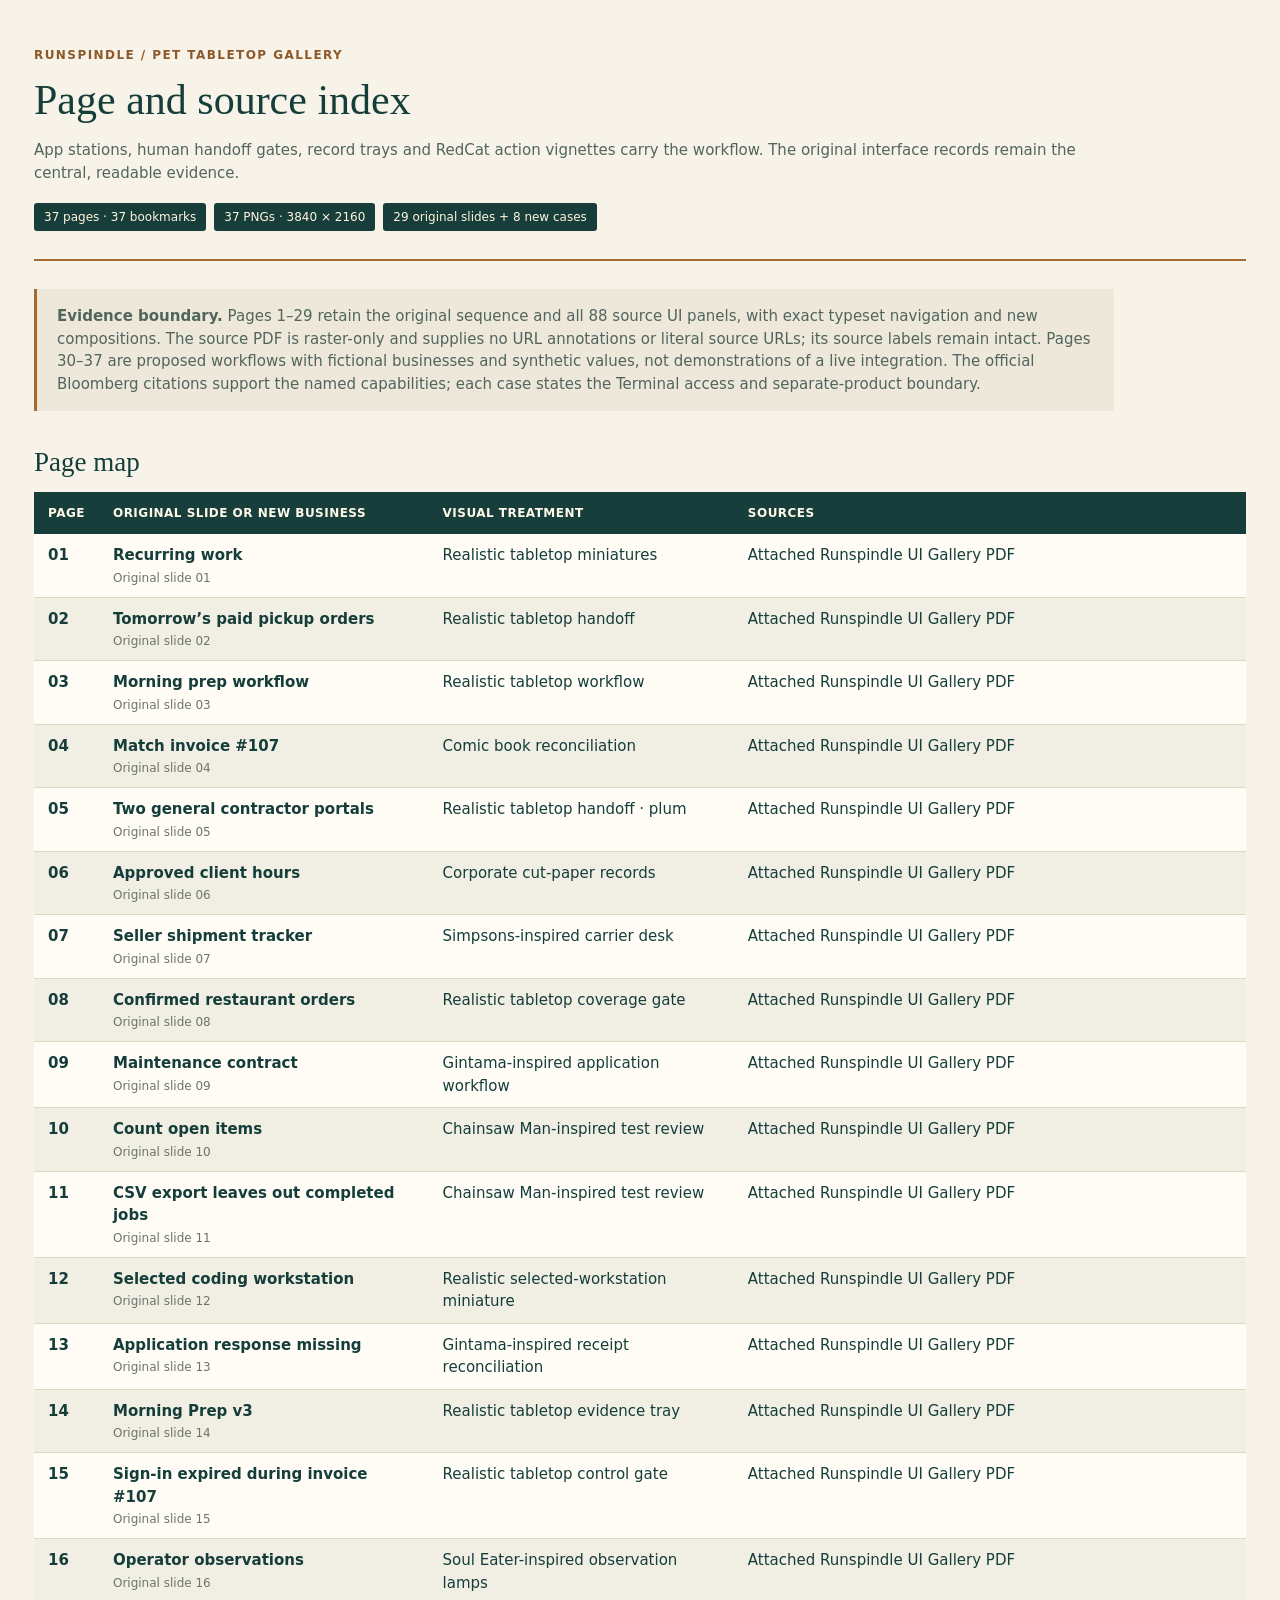
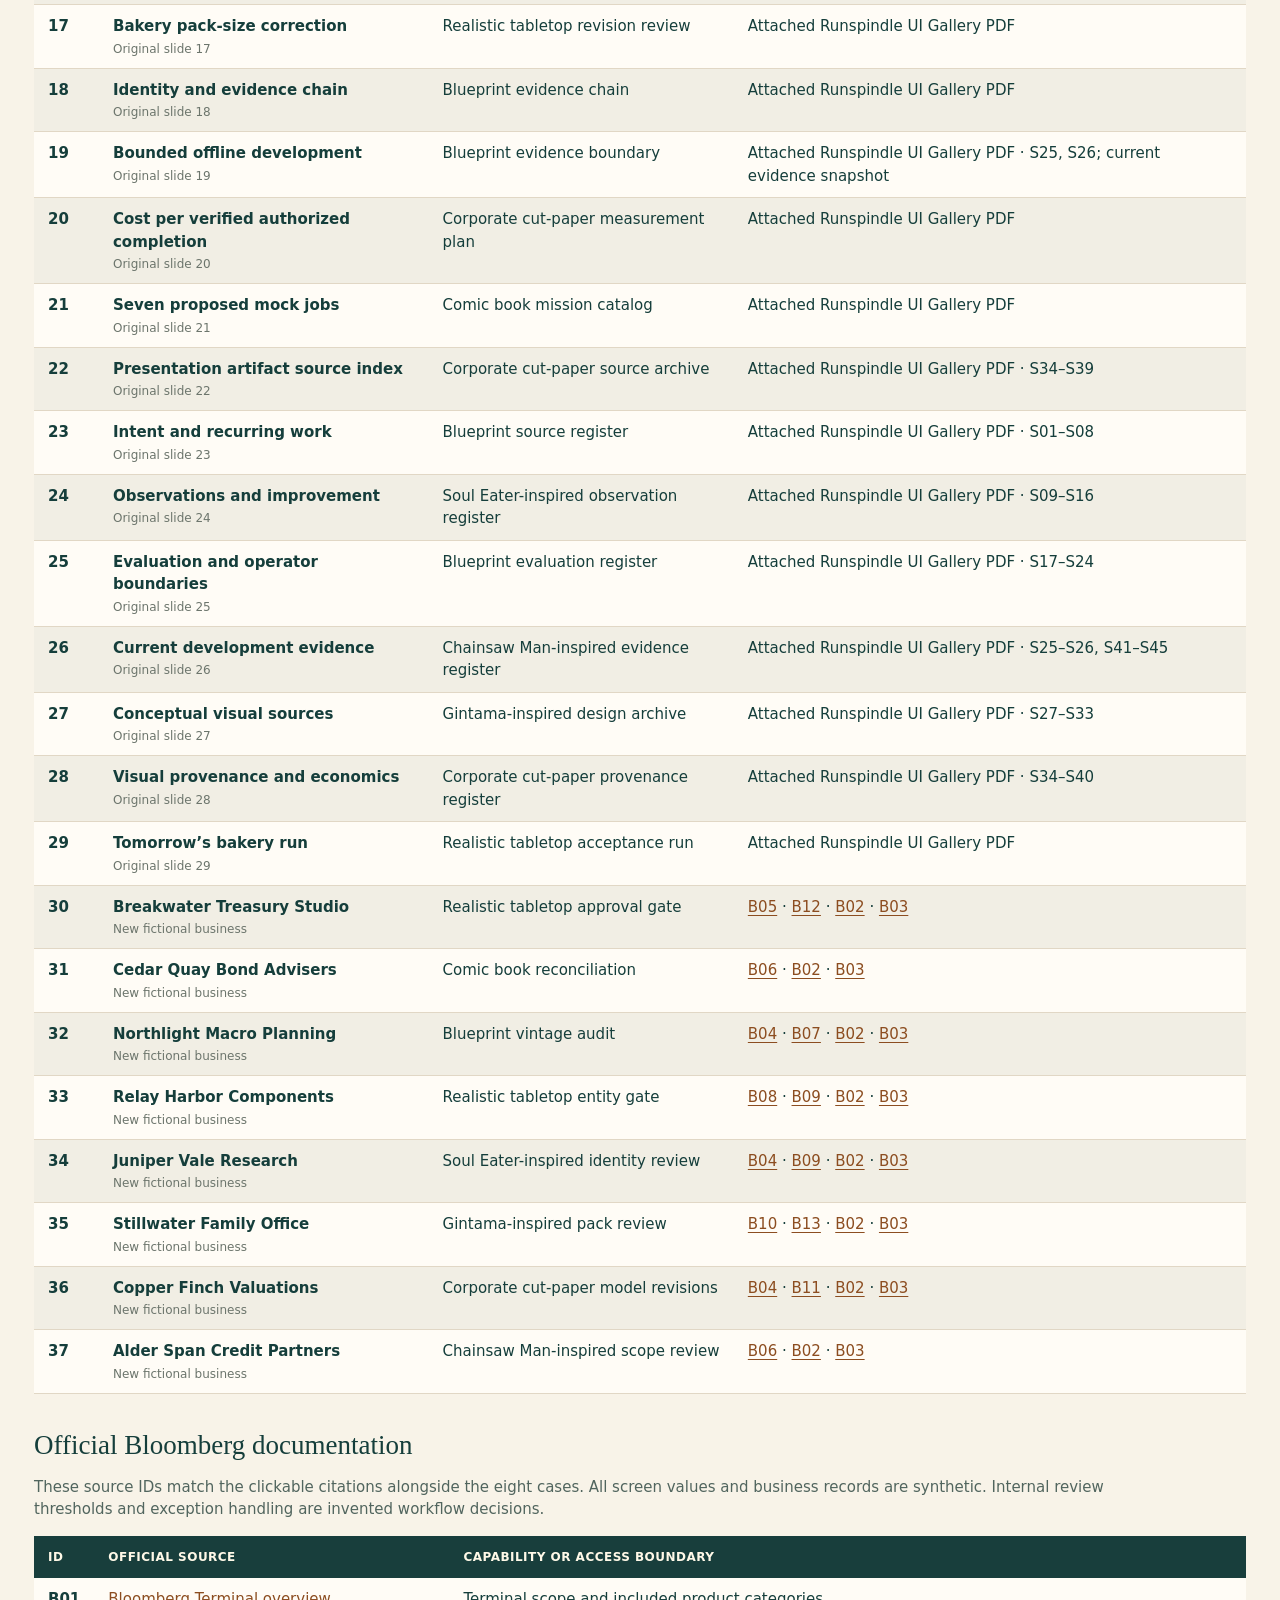
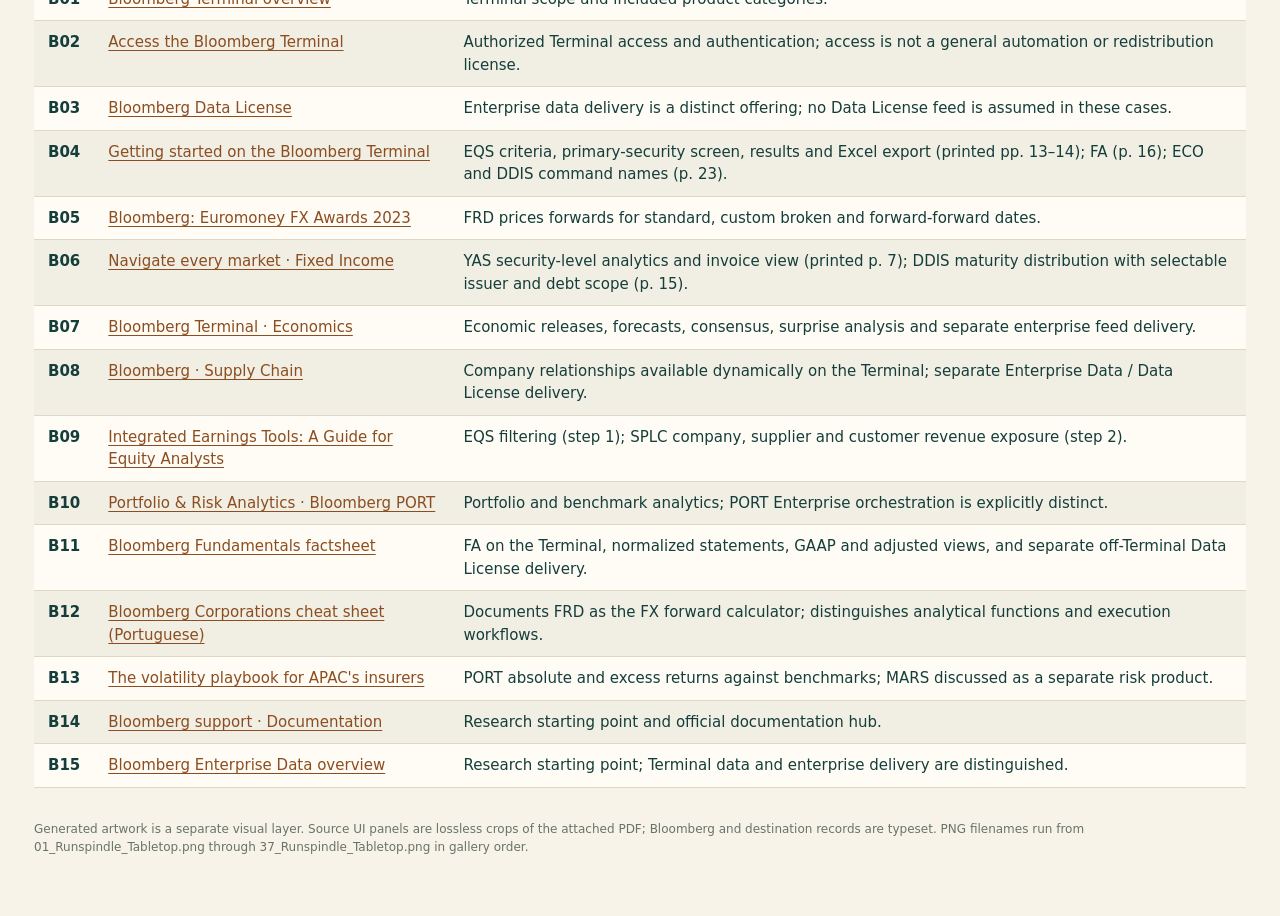
<file: assets/Runspindle_Gallery_Index.html>
<!doctype html><html lang="en"><head><meta charset="utf-8"><meta name="viewport" content="width=device-width, initial-scale=1"><title>Runspindle Gallery · Page and source index</title><style>
:root{color-scheme:light}*{box-sizing:border-box}body{margin:0;background:#f8f3e8;color:#153e3b;font:15px/1.5 system-ui,sans-serif}main{max-width:1320px;margin:auto;padding:46px 34px 60px}header{border-bottom:2px solid #a46a31;padding-bottom:24px;margin-bottom:28px}.eyebrow{letter-spacing:.12em;text-transform:uppercase;font-size:12px;font-weight:750;color:#8d582a}h1{font:42px/1.15 Georgia,serif;margin:12px 0}h2{font:27px Georgia,serif;margin:36px 0 14px}p{max-width:1080px;color:#51655e}a{color:#8c4d20;text-underline-offset:3px}table{width:100%;border-collapse:collapse;background:#fffcf6}th{text-align:left;background:#183e3c;color:#fff9e8;padding:12px 14px;font-size:12px;letter-spacing:.04em;text-transform:uppercase}td{padding:10px 14px;border-bottom:1px solid #e1d7c5;vertical-align:top}tr:nth-child(even){background:#f1eee4}small{display:block;color:#6c756c;margin-top:2px;font-size:12px}.num{font-variant-numeric:tabular-nums;font-weight:700;white-space:nowrap}strong{font-weight:650}.note{padding:16px 20px;border-left:3px solid #a46a31;background:#eee8da}.badge{display:inline-block;background:#183e3c;color:#fff6dc;padding:5px 10px;margin:4px 8px 4px 0;border-radius:3px;font-size:12px}.wrap{overflow-x:auto}footer{margin-top:32px;color:#68736a;font-size:12px}@media print{main{padding:0}h2{break-after:avoid}tr{break-inside:avoid}thead{display:table-header-group}body{font-size:10pt}h1{font-size:26pt}a{color:inherit}}
</style></head><body><main><header><div class="eyebrow">Runspindle / Pet tabletop gallery</div><h1>Page and source index</h1><p>App stations, human handoff gates, record trays and RedCat action vignettes carry the workflow. The original interface records remain the central, readable evidence.</p><span class="badge">37 pages · 37 bookmarks</span><span class="badge">37 PNGs · 3840 × 2160</span><span class="badge">29 original slides + 8 new cases</span></header>
<p class="note"><strong>Evidence boundary.</strong> Pages 1–29 retain the original sequence and all 88 source UI panels, with exact typeset navigation and new compositions. The source PDF is raster-only and supplies no URL annotations or literal source URLs; its source labels remain intact. Pages 30–37 are proposed workflows with fictional businesses and synthetic values, not demonstrations of a live integration. The official Bloomberg citations support the named capabilities; each case states the Terminal access and separate-product boundary.</p>
<h2>Page map</h2><div class="wrap"><table><thead><tr><th>Page</th><th>Original slide or new business</th><th>Visual treatment</th><th>Sources</th></tr></thead><tbody><tr id="page-01"><td class="num">01</td><td><strong>Recurring work</strong><small>Original slide 01</small></td><td>Realistic tabletop miniatures</td><td>Attached Runspindle UI Gallery PDF</td></tr><tr id="page-02"><td class="num">02</td><td><strong>Tomorrow’s paid pickup orders</strong><small>Original slide 02</small></td><td>Realistic tabletop handoff</td><td>Attached Runspindle UI Gallery PDF</td></tr><tr id="page-03"><td class="num">03</td><td><strong>Morning prep workflow</strong><small>Original slide 03</small></td><td>Realistic tabletop workflow</td><td>Attached Runspindle UI Gallery PDF</td></tr><tr id="page-04"><td class="num">04</td><td><strong>Match invoice #107</strong><small>Original slide 04</small></td><td>Comic book reconciliation</td><td>Attached Runspindle UI Gallery PDF</td></tr><tr id="page-05"><td class="num">05</td><td><strong>Two general contractor portals</strong><small>Original slide 05</small></td><td>Realistic tabletop handoff · plum</td><td>Attached Runspindle UI Gallery PDF</td></tr><tr id="page-06"><td class="num">06</td><td><strong>Approved client hours</strong><small>Original slide 06</small></td><td>Corporate cut-paper records</td><td>Attached Runspindle UI Gallery PDF</td></tr><tr id="page-07"><td class="num">07</td><td><strong>Seller shipment tracker</strong><small>Original slide 07</small></td><td>Simpsons-inspired carrier desk</td><td>Attached Runspindle UI Gallery PDF</td></tr><tr id="page-08"><td class="num">08</td><td><strong>Confirmed restaurant orders</strong><small>Original slide 08</small></td><td>Realistic tabletop coverage gate</td><td>Attached Runspindle UI Gallery PDF</td></tr><tr id="page-09"><td class="num">09</td><td><strong>Maintenance contract</strong><small>Original slide 09</small></td><td>Gintama-inspired application workflow</td><td>Attached Runspindle UI Gallery PDF</td></tr><tr id="page-10"><td class="num">10</td><td><strong>Count open items</strong><small>Original slide 10</small></td><td>Chainsaw Man-inspired test review</td><td>Attached Runspindle UI Gallery PDF</td></tr><tr id="page-11"><td class="num">11</td><td><strong>CSV export leaves out completed jobs</strong><small>Original slide 11</small></td><td>Chainsaw Man-inspired test review</td><td>Attached Runspindle UI Gallery PDF</td></tr><tr id="page-12"><td class="num">12</td><td><strong>Selected coding workstation</strong><small>Original slide 12</small></td><td>Realistic selected-workstation miniature</td><td>Attached Runspindle UI Gallery PDF</td></tr><tr id="page-13"><td class="num">13</td><td><strong>Application response missing</strong><small>Original slide 13</small></td><td>Gintama-inspired receipt reconciliation</td><td>Attached Runspindle UI Gallery PDF</td></tr><tr id="page-14"><td class="num">14</td><td><strong>Morning Prep v3</strong><small>Original slide 14</small></td><td>Realistic tabletop evidence tray</td><td>Attached Runspindle UI Gallery PDF</td></tr><tr id="page-15"><td class="num">15</td><td><strong>Sign-in expired during invoice #107</strong><small>Original slide 15</small></td><td>Realistic tabletop control gate</td><td>Attached Runspindle UI Gallery PDF</td></tr><tr id="page-16"><td class="num">16</td><td><strong>Operator observations</strong><small>Original slide 16</small></td><td>Soul Eater-inspired observation lamps</td><td>Attached Runspindle UI Gallery PDF</td></tr><tr id="page-17"><td class="num">17</td><td><strong>Bakery pack-size correction</strong><small>Original slide 17</small></td><td>Realistic tabletop revision review</td><td>Attached Runspindle UI Gallery PDF</td></tr><tr id="page-18"><td class="num">18</td><td><strong>Identity and evidence chain</strong><small>Original slide 18</small></td><td>Blueprint evidence chain</td><td>Attached Runspindle UI Gallery PDF</td></tr><tr id="page-19"><td class="num">19</td><td><strong>Bounded offline development</strong><small>Original slide 19</small></td><td>Blueprint evidence boundary</td><td>Attached Runspindle UI Gallery PDF · S25, S26; current evidence snapshot</td></tr><tr id="page-20"><td class="num">20</td><td><strong>Cost per verified authorized completion</strong><small>Original slide 20</small></td><td>Corporate cut-paper measurement plan</td><td>Attached Runspindle UI Gallery PDF</td></tr><tr id="page-21"><td class="num">21</td><td><strong>Seven proposed mock jobs</strong><small>Original slide 21</small></td><td>Comic book mission catalog</td><td>Attached Runspindle UI Gallery PDF</td></tr><tr id="page-22"><td class="num">22</td><td><strong>Presentation artifact source index</strong><small>Original slide 22</small></td><td>Corporate cut-paper source archive</td><td>Attached Runspindle UI Gallery PDF · S34–S39</td></tr><tr id="page-23"><td class="num">23</td><td><strong>Intent and recurring work</strong><small>Original slide 23</small></td><td>Blueprint source register</td><td>Attached Runspindle UI Gallery PDF · S01–S08</td></tr><tr id="page-24"><td class="num">24</td><td><strong>Observations and improvement</strong><small>Original slide 24</small></td><td>Soul Eater-inspired observation register</td><td>Attached Runspindle UI Gallery PDF · S09–S16</td></tr><tr id="page-25"><td class="num">25</td><td><strong>Evaluation and operator boundaries</strong><small>Original slide 25</small></td><td>Blueprint evaluation register</td><td>Attached Runspindle UI Gallery PDF · S17–S24</td></tr><tr id="page-26"><td class="num">26</td><td><strong>Current development evidence</strong><small>Original slide 26</small></td><td>Chainsaw Man-inspired evidence register</td><td>Attached Runspindle UI Gallery PDF · S25–S26, S41–S45</td></tr><tr id="page-27"><td class="num">27</td><td><strong>Conceptual visual sources</strong><small>Original slide 27</small></td><td>Gintama-inspired design archive</td><td>Attached Runspindle UI Gallery PDF · S27–S33</td></tr><tr id="page-28"><td class="num">28</td><td><strong>Visual provenance and economics</strong><small>Original slide 28</small></td><td>Corporate cut-paper provenance register</td><td>Attached Runspindle UI Gallery PDF · S34–S40</td></tr><tr id="page-29"><td class="num">29</td><td><strong>Tomorrow’s bakery run</strong><small>Original slide 29</small></td><td>Realistic tabletop acceptance run</td><td>Attached Runspindle UI Gallery PDF</td></tr><tr id="page-30"><td class="num">30</td><td><strong>Breakwater Treasury Studio</strong><small>New fictional business</small></td><td>Realistic tabletop approval gate</td><td><a href="#B05">B05</a> · <a href="#B12">B12</a> · <a href="#B02">B02</a> · <a href="#B03">B03</a></td></tr><tr id="page-31"><td class="num">31</td><td><strong>Cedar Quay Bond Advisers</strong><small>New fictional business</small></td><td>Comic book reconciliation</td><td><a href="#B06">B06</a> · <a href="#B02">B02</a> · <a href="#B03">B03</a></td></tr><tr id="page-32"><td class="num">32</td><td><strong>Northlight Macro Planning</strong><small>New fictional business</small></td><td>Blueprint vintage audit</td><td><a href="#B04">B04</a> · <a href="#B07">B07</a> · <a href="#B02">B02</a> · <a href="#B03">B03</a></td></tr><tr id="page-33"><td class="num">33</td><td><strong>Relay Harbor Components</strong><small>New fictional business</small></td><td>Realistic tabletop entity gate</td><td><a href="#B08">B08</a> · <a href="#B09">B09</a> · <a href="#B02">B02</a> · <a href="#B03">B03</a></td></tr><tr id="page-34"><td class="num">34</td><td><strong>Juniper Vale Research</strong><small>New fictional business</small></td><td>Soul Eater-inspired identity review</td><td><a href="#B04">B04</a> · <a href="#B09">B09</a> · <a href="#B02">B02</a> · <a href="#B03">B03</a></td></tr><tr id="page-35"><td class="num">35</td><td><strong>Stillwater Family Office</strong><small>New fictional business</small></td><td>Gintama-inspired pack review</td><td><a href="#B10">B10</a> · <a href="#B13">B13</a> · <a href="#B02">B02</a> · <a href="#B03">B03</a></td></tr><tr id="page-36"><td class="num">36</td><td><strong>Copper Finch Valuations</strong><small>New fictional business</small></td><td>Corporate cut-paper model revisions</td><td><a href="#B04">B04</a> · <a href="#B11">B11</a> · <a href="#B02">B02</a> · <a href="#B03">B03</a></td></tr><tr id="page-37"><td class="num">37</td><td><strong>Alder Span Credit Partners</strong><small>New fictional business</small></td><td>Chainsaw Man-inspired scope review</td><td><a href="#B06">B06</a> · <a href="#B02">B02</a> · <a href="#B03">B03</a></td></tr></tbody></table></div>
<h2>Official Bloomberg documentation</h2><p>These source IDs match the clickable citations alongside the eight cases. All screen values and business records are synthetic. Internal review thresholds and exception handling are invented workflow decisions.</p><div class="wrap"><table><thead><tr><th>ID</th><th>Official source</th><th>Capability or access boundary</th></tr></thead><tbody><tr id="B01"><td class="num">B01</td><td><a href="https://professional.bloomberg.com/products/bloomberg-terminal/">Bloomberg Terminal overview</a></td><td>Terminal scope and included product categories.</td></tr><tr id="B02"><td class="num">B02</td><td><a href="https://professional.bloomberg.com/products/bloomberg-terminal/access/">Access the Bloomberg Terminal</a></td><td>Authorized Terminal access and authentication; access is not a general automation or redistribution license.</td></tr><tr id="B03"><td class="num">B03</td><td><a href="https://professional.bloomberg.com/products/data/data-license/">Bloomberg Data License</a></td><td>Enterprise data delivery is a distinct offering; no Data License feed is assumed in these cases.</td></tr><tr id="B04"><td class="num">B04</td><td><a href="https://data.bloomberglp.com/professional/sites/10/Getting-Started-Guide-for-Students-English.pdf">Getting started on the Bloomberg Terminal</a></td><td>EQS criteria, primary-security screen, results and Excel export (printed pp. 13–14); FA (p. 16); ECO and DDIS command names (p. 23).</td></tr><tr id="B05"><td class="num">B05</td><td><a href="https://www.bloomberg.com/company/press/bloomberg-takes-home-four-awards-at-the-euromoney-fx-awards-2023/">Bloomberg: Euromoney FX Awards 2023</a></td><td>FRD prices forwards for standard, custom broken and forward-forward dates.</td></tr><tr id="B06"><td class="num">B06</td><td><a href="https://data.bloomberglp.com/professional/sites/10/750114_Navigate-every-market.pdf">Navigate every market · Fixed Income</a></td><td>YAS security-level analytics and invoice view (printed p. 7); DDIS maturity distribution with selectable issuer and debt scope (p. 15).</td></tr><tr id="B07"><td class="num">B07</td><td><a href="https://professional.bloomberg.com/products/bloomberg-terminal/research/economics/">Bloomberg Terminal · Economics</a></td><td>Economic releases, forecasts, consensus, surprise analysis and separate enterprise feed delivery.</td></tr><tr id="B08"><td class="num">B08</td><td><a href="https://professional.bloomberg.com/institutions/corporations/supply-chain/">Bloomberg · Supply Chain</a></td><td>Company relationships available dynamically on the Terminal; separate Enterprise Data / Data License delivery.</td></tr><tr id="B09"><td class="num">B09</td><td><a href="https://professional.content.cirrus.bloomberg.com/professional2023/insights/financial-services/integrated-earnings-tools-a-guide-for-equity-analysts-2/">Integrated Earnings Tools: A Guide for Equity Analysts</a></td><td>EQS filtering (step 1); SPLC company, supplier and customer revenue exposure (step 2).</td></tr><tr id="B10"><td class="num">B10</td><td><a href="https://professional.bloomberg.com/products/bloomberg-terminal/portfolio-analytics/">Portfolio &amp; Risk Analytics · Bloomberg PORT</a></td><td>Portfolio and benchmark analytics; PORT Enterprise orchestration is explicitly distinct.</td></tr><tr id="B11"><td class="num">B11</td><td><a href="https://data.bloomberglp.com/professional/sites/10/189913_CDS_REF_Fundamentals_SFCT_DIG.pdf">Bloomberg Fundamentals factsheet</a></td><td>FA on the Terminal, normalized statements, GAAP and adjusted views, and separate off-Terminal Data License delivery.</td></tr><tr id="B12"><td class="num">B12</td><td><a href="https://assets.bbhub.io/professional/sites/19/Corporations-Cheat-Sheet.pdf">Bloomberg Corporations cheat sheet (Portuguese)</a></td><td>Documents FRD as the FX forward calculator; distinguishes analytical functions and execution workflows.</td></tr><tr id="B13"><td class="num">B13</td><td><a href="https://professional.content.cirrus.bloomberg.com/professional2023/insights/financial-services/the-volatility-playbook-for-apacs-insurers/">The volatility playbook for APAC&#x27;s insurers</a></td><td>PORT absolute and excess returns against benchmarks; MARS discussed as a separate risk product.</td></tr><tr id="B14"><td class="num">B14</td><td><a href="https://professional.bloomberg.com/support/documentation/">Bloomberg support · Documentation</a></td><td>Research starting point and official documentation hub.</td></tr><tr id="B15"><td class="num">B15</td><td><a href="https://professional.bloomberg.com/products/data/">Bloomberg Enterprise Data overview</a></td><td>Research starting point; Terminal data and enterprise delivery are distinguished.</td></tr></tbody></table></div><footer>Generated artwork is a separate visual layer. Source UI panels are lossless crops of the attached PDF; Bloomberg and destination records are typeset. PNG filenames run from 01_Runspindle_Tabletop.png through 37_Runspindle_Tabletop.png in gallery order.</footer></main></body></html>
</file>
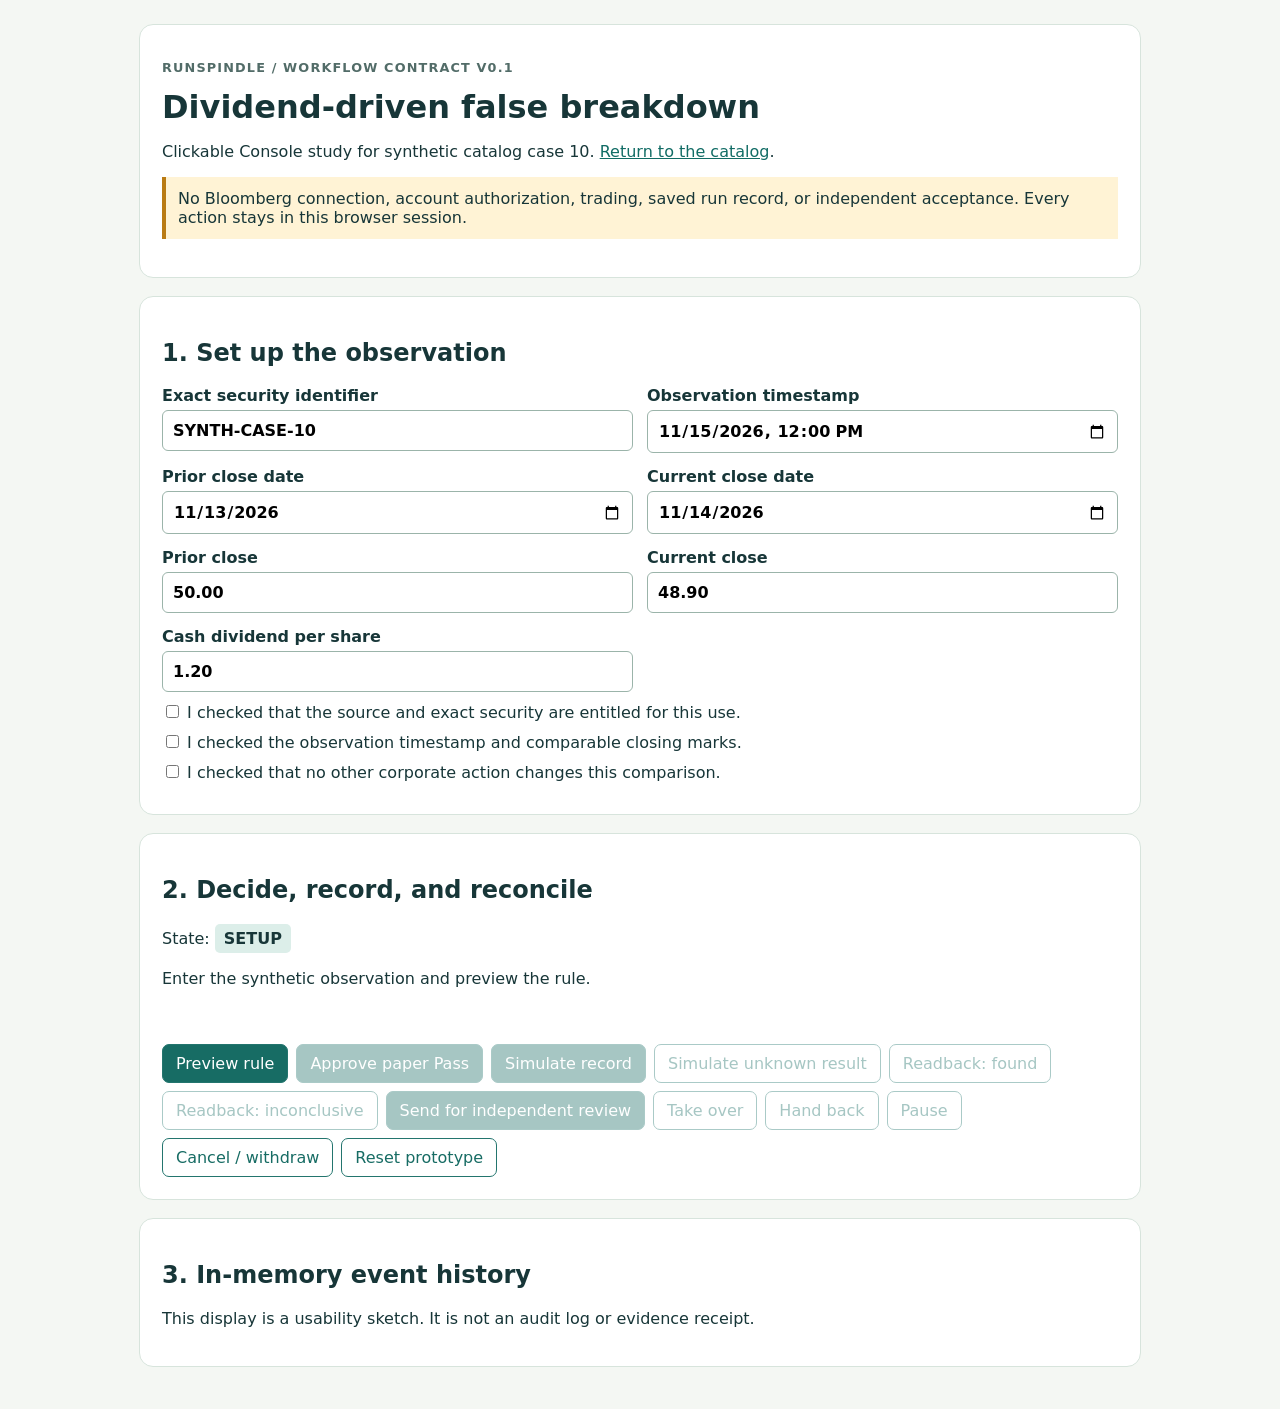
<file: src/prototype.html>
<!doctype html>
<html lang="en">
<head>
  <meta charset="utf-8">
  <meta name="viewport" content="width=device-width,initial-scale=1">
  <title>Case 10 · Synthetic Console prototype</title>
  <style>
    :root { color-scheme: light; font-family: system-ui, sans-serif; color: #173638; background: #f4f7f3; }
    * { box-sizing: border-box; }
    body { max-width: 1050px; margin: auto; padding: 24px; }
    a { color: #116c65; }
    header, .panel { background: white; border: 1px solid #d7e4dc; border-radius: 14px; padding: 22px; margin-bottom: 18px; }
    .eyebrow { color: #526c68; text-transform: uppercase; letter-spacing: .09em; font-size: .8rem; font-weight: 700; }
    h1 { margin: .25em 0; }
    .notice { background: #fff3d5; border-left: 4px solid #ba7b13; padding: 12px; }
    .grid { display: grid; grid-template-columns: repeat(2, minmax(0, 1fr)); gap: 14px; }
    label { display: block; font-weight: 600; }
    label input:not([type=checkbox]) { display: block; width: 100%; margin-top: 5px; padding: 10px; border: 1px solid #9bb4aa; border-radius: 6px; font: inherit; }
    .checks label { margin: 10px 0; font-weight: 400; }
    .actions { display: flex; flex-wrap: wrap; gap: 8px; }
    button { font: inherit; border: 1px solid #23756e; background: #176c64; color: white; border-radius: 7px; padding: 9px 13px; cursor: pointer; }
    button:disabled { opacity: .38; cursor: not-allowed; }
    button.secondary { background: white; color: #176c64; }
    #phase { display: inline-block; background: #dceee9; padding: 5px 9px; border-radius: 5px; font-weight: 700; }
    #error { color: #a02222; min-height: 1.5em; }
    li { margin: 5px 0; }
    @media (max-width: 650px) { .grid { grid-template-columns: 1fr; } body { padding: 12px; } }
  </style>
</head>
<body>
  <header>
    <p class="eyebrow">Runspindle / workflow contract v0.1</p>
    <h1>Dividend-driven false breakdown</h1>
    <p>Clickable Console study for synthetic catalog case 10. <a href="index.html">Return to the catalog</a>.</p>
    <p class="notice">No Bloomberg connection, account authorization, trading, saved run record, or independent acceptance. Every action stays in this browser session.</p>
  </header>
  <main>
    <section class="panel" aria-labelledby="setup-title">
      <h2 id="setup-title">1. Set up the observation</h2>
      <form id="setup">
        <div class="grid">
          <label>Exact security identifier<input name="instrument" value="SYNTH-CASE-10" required></label>
          <label>Observation timestamp<input name="observedAt" type="datetime-local" value="2026-11-15T12:00" required></label>
          <label>Prior close date<input name="priorDate" type="date" value="2026-11-13" required></label>
          <label>Current close date<input name="currentDate" type="date" value="2026-11-14" required></label>
          <label>Prior close<input name="priorClose" type="number" min="0.01" step="0.01" value="50.00" required></label>
          <label>Current close<input name="currentClose" type="number" min="0" step="0.01" value="48.90" required></label>
          <label>Cash dividend per share<input name="dividend" type="number" min="0" step="0.01" value="1.20" required></label>
        </div>
        <div class="checks">
          <label><input type="checkbox" name="entitlementConfirmed"> I checked that the source and exact security are entitled for this use.</label>
          <label><input type="checkbox" name="freshnessConfirmed"> I checked the observation timestamp and comparable closing marks.</label>
          <label><input type="checkbox" name="noOtherActionConfirmed"> I checked that no other corporate action changes this comparison.</label>
        </div>
      </form>
    </section>
    <section class="panel" aria-labelledby="run-title">
      <h2 id="run-title">2. Decide, record, and reconcile</h2>
      <p>State: <span id="phase" role="status" aria-live="polite"></span></p>
      <p id="summary" aria-live="polite"></p>
      <p id="error" role="alert"></p>
      <div class="actions">
        <button data-action="preview">Preview rule</button>
        <button data-action="approve">Approve paper Pass</button>
        <button data-action="record">Simulate record</button>
        <button data-action="simulate_unknown" class="secondary">Simulate unknown result</button>
        <button data-action="reconcile_found" class="secondary">Readback: found</button>
        <button data-action="reconcile_absent" class="secondary">Readback: inconclusive</button>
        <button data-action="review">Send for independent review</button>
        <button data-action="takeover" class="secondary">Take over</button>
        <button data-action="handback" class="secondary">Hand back</button>
        <button data-action="pause" class="secondary">Pause</button>
        <button data-action="cancel" class="secondary">Cancel / withdraw</button>
        <button data-action="reset" class="secondary">Reset prototype</button>
      </div>
    </section>
    <section class="panel" aria-labelledby="history-title">
      <h2 id="history-title">3. In-memory event history</h2>
      <ol id="history"></ol>
      <p>This display is a usability sketch. It is not an audit log or evidence receipt.</p>
    </section>
  </main>
  <script src="prototype.js" defer></script>
</body>
</html>
</file>
